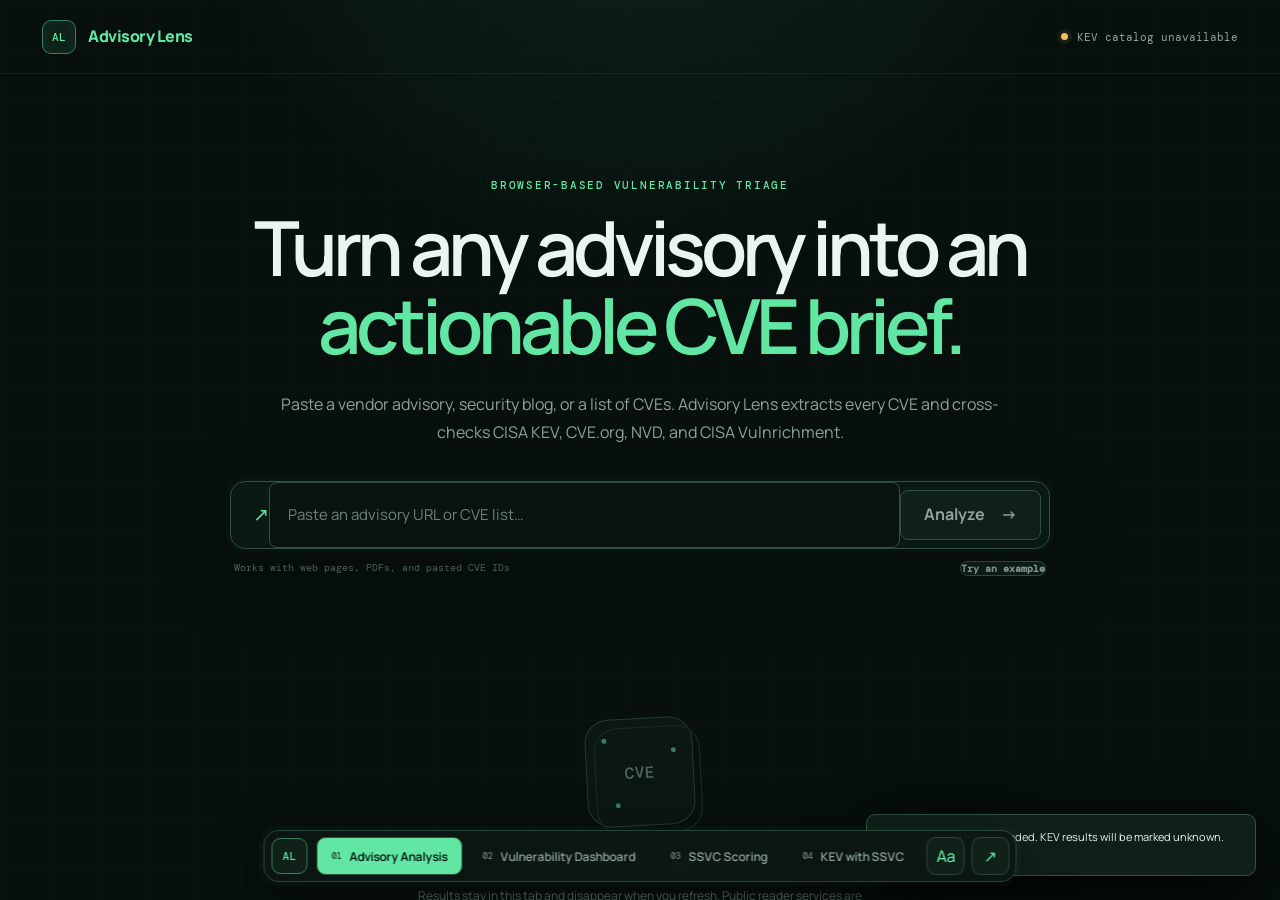
<file: index.html>
<!doctype html>
<html lang="en">
  <head>
    <meta charset="UTF-8" />
    <meta name="viewport" content="width=device-width, initial-scale=1.0" />
    <meta
      name="description"
      content="A unified browser-based workspace for advisory analysis, vulnerability research, and CISA SSVC scoring."
    />
    <meta name="theme-color" content="#07100d" />
    <title>Advisory Lens Platform</title>
    <link rel="icon" href="data:," />
    <link rel="preconnect" href="https://fonts.googleapis.com" />
    <link rel="preconnect" href="https://fonts.gstatic.com" crossorigin />
    <link
      href="https://fonts.googleapis.com/css2?family=DM+Mono:wght@400;500&family=Manrope:wght@500;600;700;800&display=swap"
      rel="stylesheet"
    />
    <script src="platform-preferences.js"></script>
    <style>
      :root {
        color-scheme: dark;
        --ink: #eaf5ef;
        --muted: #8fa39a;
        --bg: #07100d;
        --panel: rgba(12, 23, 19, 0.96);
        --line: #294337;
        --accent: #61e6a4;
        --sans: "Manrope", system-ui, sans-serif;
        --mono: "DM Mono", ui-monospace, monospace;
      }

      * { box-sizing: border-box; }
      html, body { width: 100%; height: 100%; margin: 0; overflow: hidden; background: var(--bg); }

      .platform-view {
        position: fixed;
        inset: 0;
        width: 100%;
        height: 100%;
        border: 0;
        background: var(--bg);
      }

      .platform-view[hidden] { display: none; }

      .tool-dock {
        position: fixed;
        left: 50%;
        bottom: 18px;
        z-index: 100;
        display: flex;
        align-items: center;
        gap: 5px;
        max-width: calc(100% - 24px);
        padding: 6px;
        border: 1px solid var(--line);
        border-radius: 15px;
        background: var(--panel);
        box-shadow: 0 18px 60px rgba(0, 0, 0, 0.45), 0 0 0 4px rgba(97, 230, 164, 0.035);
        backdrop-filter: blur(14px);
        transform: translateX(-50%);
      }

      .tool-dock::before {
        content: "AL";
        display: grid;
        flex: 0 0 34px;
        width: 34px;
        height: 34px;
        margin: 0 4px 0 1px;
        place-items: center;
        border: 1px solid #387d5c;
        border-radius: 9px;
        color: var(--accent);
        background: #0f2119;
        font: 500 11px var(--mono);
      }

      .tool-tab {
        display: flex;
        align-items: center;
        gap: 8px;
        min-height: 38px;
        padding: 0 14px;
        border: 1px solid transparent;
        border-radius: 9px;
        color: var(--muted);
        background: transparent;
        font: 600 12px var(--sans);
        white-space: nowrap;
        cursor: pointer;
        transition: color 0.15s, background 0.15s, border-color 0.15s, transform 0.15s;
      }

      .tool-tab:hover { color: var(--ink); background: rgba(97, 230, 164, 0.06); }
      .tool-tab:active { transform: translateY(1px); }
      .tool-tab:focus-visible { outline: 2px solid var(--accent); outline-offset: 2px; }
      .tool-tab[aria-selected="true"] {
        border-color: #315043;
        color: #04100a;
        background: var(--accent);
      }

      .tool-tab .tab-number {
        color: inherit;
        font: 500 9px var(--mono);
        opacity: 0.72;
      }

      .tool-tab .tab-label { color: inherit; }

      .open-tool,
      .preferences-toggle {
        display: grid;
        width: 38px;
        height: 38px;
        margin-left: 2px;
        place-items: center;
        border: 1px solid var(--line);
        border-radius: 9px;
        color: var(--accent);
        background: #0f2119;
        font: 500 16px var(--sans);
        text-decoration: none;
        cursor: pointer;
      }

      .open-tool:hover, .preferences-toggle:hover { border-color: #4d896c; }
      .open-tool:focus-visible, .preferences-toggle:focus-visible { outline: 2px solid var(--accent); outline-offset: 2px; }

      .preferences-panel {
        position: fixed;
        left: 50%;
        bottom: 78px;
        z-index: 110;
        width: min(420px, calc(100% - 24px));
        padding: 18px;
        border: 1px solid var(--line);
        border-radius: 14px;
        color: var(--ink);
        background: var(--panel);
        box-shadow: 0 24px 80px rgba(0, 0, 0, 0.48);
        backdrop-filter: blur(16px);
        transform: translateX(-50%);
      }

      .preferences-panel[hidden] { display: none; }
      .preferences-panel h2 { margin: 0 0 4px; font: 700 16px var(--sans); letter-spacing: -0.03em; }
      .preferences-panel > p { margin: 0 0 16px; color: var(--muted); font: 400 10px/1.5 var(--mono); }
      .preference-group { display: grid; grid-template-columns: 100px 1fr; gap: 12px; align-items: center; margin: 10px 0 0; padding: 0; border: 0; }
      .preference-group legend { display: contents; color: var(--muted); font: 500 10px var(--mono); text-transform: uppercase; letter-spacing: 0.07em; }
      .preference-options { display: grid; grid-template-columns: 1fr 1fr; gap: 6px; }
      .preference-options.font-options { grid-template-columns: repeat(3, 1fr); }
      .preference-options button {
        min-height: 36px;
        border: 1px solid var(--line);
        border-radius: 8px;
        color: var(--muted);
        background: transparent;
        font: 600 11px var(--sans);
        cursor: pointer;
      }
      .preference-options button[aria-pressed="true"] { border-color: #3d7b5d; color: #04100a; background: var(--accent); }
      .preference-options button:focus-visible { outline: 2px solid var(--accent); outline-offset: 2px; }

      html[data-platform-theme="light"] {
        color-scheme: light;
        --ink: #10251b;
        --muted: #526b5e;
        --bg: #edf7f1;
        --panel: rgba(248, 252, 250, 0.97);
        --line: #b8d2c4;
        --accent: #147a50;
      }
      html[data-platform-theme="light"] .tool-dock::before,
      html[data-platform-theme="light"] .open-tool,
      html[data-platform-theme="light"] .preferences-toggle { background: #e2f1e8; }
      html[data-platform-theme="light"] .tool-tab[aria-selected="true"],
      html[data-platform-theme="light"] .preference-options button[aria-pressed="true"] { color: #ffffff; }

      @media (max-width: 670px) {
        .tool-dock { bottom: 8px; width: calc(100% - 16px); justify-content: center; }
        .tool-dock::before, .open-tool { display: none; }
        .tool-tab { flex: 1; justify-content: center; min-width: 0; padding: 0 7px; font-size: 10px; }
        .tool-tab .tab-number { display: none; }
        .tool-tab .tab-label { overflow: hidden; font-size: 0; text-overflow: ellipsis; }
        .tool-tab .tab-label::after { content: attr(data-short); font-size: 10px; }
      }
    </style>
  </head>
  <body>
    <iframe
      id="advisoryView"
      class="platform-view"
      title="Advisory Analysis"
      src="advisory-analysis.html"
    ></iframe>
    <iframe
      id="vulnerabilityView"
      class="platform-view"
      title="Vulnerability Dashboard"
      data-src="vulnerability-dashboard.html"
      hidden
    ></iframe>
    <iframe
      id="ssvcView"
      class="platform-view"
      title="SSVC Scoring"
      data-src="ssvc-dashboard.html"
      hidden
    ></iframe>
    <iframe
      id="kevSsvcView"
      class="platform-view"
      title="KEV with SSVC"
      data-src="kev-ssvc.html"
      hidden
    ></iframe>

    <section class="preferences-panel" id="preferencesPanel" aria-labelledby="preferencesTitle" hidden>
      <h2 id="preferencesTitle">Display preferences</h2>
      <p>Saved in this browser and applied to every platform page.</p>
      <fieldset class="preference-group">
        <legend>Theme</legend>
        <div class="preference-options">
          <button type="button" data-pref-theme="dark">Dark</button>
          <button type="button" data-pref-theme="light">Light</button>
        </div>
      </fieldset>
      <fieldset class="preference-group">
        <legend>Font size</legend>
        <div class="preference-options font-options">
          <button type="button" data-pref-font="normal">Normal</button>
          <button type="button" data-pref-font="large">Larger</button>
          <button type="button" data-pref-font="extra-large">Extra large</button>
        </div>
      </fieldset>
    </section>

    <nav class="tool-dock" role="tablist" aria-label="Vulnerability platform tools">
      <button class="tool-tab" id="advisoryTab" type="button" role="tab" aria-selected="true" aria-controls="advisoryView" data-tool="advisory">
        <span class="tab-number">01</span><span class="tab-label" data-short="Advisory">Advisory Analysis</span>
      </button>
      <button class="tool-tab" id="vulnerabilityTab" type="button" role="tab" aria-selected="false" aria-controls="vulnerabilityView" data-tool="vulnerability" tabindex="-1">
        <span class="tab-number">02</span><span class="tab-label" data-short="Dashboard">Vulnerability Dashboard</span>
      </button>
      <button class="tool-tab" id="ssvcTab" type="button" role="tab" aria-selected="false" aria-controls="ssvcView" data-tool="ssvc" tabindex="-1">
        <span class="tab-number">03</span><span class="tab-label" data-short="SSVC">SSVC Scoring</span>
      </button>
      <button class="tool-tab" id="kevSsvcTab" type="button" role="tab" aria-selected="false" aria-controls="kevSsvcView" data-tool="kev-ssvc" tabindex="-1">
        <span class="tab-number">04</span><span class="tab-label" data-short="KEV + SSVC">KEV with SSVC</span>
      </button>
      <button class="preferences-toggle" id="preferencesToggle" type="button" aria-label="Display preferences" aria-expanded="false" aria-controls="preferencesPanel" title="Display preferences">Aa</button>
      <a class="open-tool" id="openTool" href="advisory-analysis.html" target="_blank" rel="noopener" aria-label="Open current tool in a new tab" title="Open current tool in a new tab">↗</a>
    </nav>

    <script>
      const tools = {
        advisory: {
          tab: document.getElementById("advisoryTab"),
          view: document.getElementById("advisoryView"),
          source: "advisory-analysis.html",
          title: "Advisory Analysis"
        },
        vulnerability: {
          tab: document.getElementById("vulnerabilityTab"),
          view: document.getElementById("vulnerabilityView"),
          source: "vulnerability-dashboard.html",
          title: "Vulnerability Dashboard"
        },
        ssvc: {
          tab: document.getElementById("ssvcTab"),
          view: document.getElementById("ssvcView"),
          source: "ssvc-dashboard.html",
          title: "SSVC Scoring"
        },
        "kev-ssvc": {
          tab: document.getElementById("kevSsvcTab"),
          view: document.getElementById("kevSsvcView"),
          source: "kev-ssvc.html",
          title: "KEV with SSVC"
        }
      };

      const toolNames = Object.keys(tools);
      const openTool = document.getElementById("openTool");
      const preferencesToggle = document.getElementById("preferencesToggle");
      const preferencesPanel = document.getElementById("preferencesPanel");

      function getPreferences() {
        return window.advisoryLensPreferences?.read() || { theme: "dark", fontSize: "normal" };
      }

      function broadcastPreferences(preferences = getPreferences()) {
        Object.values(tools).forEach(tool => {
          if (tool.view.contentWindow) {
            tool.view.contentWindow.postMessage({ type: "advisory-lens-preferences", ...preferences }, window.location.origin);
          }
        });
      }

      function syncPreferenceButtons() {
        const preferences = getPreferences();
        document.querySelectorAll("[data-pref-theme]").forEach(button => {
          button.setAttribute("aria-pressed", String(button.dataset.prefTheme === preferences.theme));
        });
        document.querySelectorAll("[data-pref-font]").forEach(button => {
          button.setAttribute("aria-pressed", String(button.dataset.prefFont === preferences.fontSize));
        });
      }

      function savePreference(kind, value) {
        const preferences = getPreferences();
        if (kind === "theme") preferences.theme = value;
        if (kind === "fontSize") preferences.fontSize = value;
        localStorage.setItem(window.advisoryLensPreferences.keys.theme, preferences.theme);
        localStorage.setItem(window.advisoryLensPreferences.keys.fontSize, preferences.fontSize);
        window.advisoryLensPreferences.apply(preferences);
        syncPreferenceButtons();
        broadcastPreferences(preferences);
      }

      function selectTool(name, updateHash = true) {
        const selected = tools[name] || tools.advisory;

        Object.entries(tools).forEach(([toolName, tool]) => {
          const active = toolName === name || (!tools[name] && toolName === "advisory");
          tool.tab.setAttribute("aria-selected", String(active));
          tool.tab.tabIndex = active ? 0 : -1;
          tool.view.hidden = !active;

          if (active && !tool.view.src) {
            tool.view.src = tool.view.dataset.src;
          }
        });

        openTool.href = selected.source;
        document.title = `${selected.title} — Advisory Lens Platform`;

        if (updateHash && window.location.hash !== `#${name}`) {
          history.replaceState(null, "", `#${name}`);
        }
      }

      toolNames.forEach((name, index) => {
        tools[name].view.addEventListener("load", () => broadcastPreferences());
        tools[name].tab.addEventListener("click", () => selectTool(name));
        tools[name].tab.addEventListener("keydown", event => {
          if (!['ArrowLeft', 'ArrowRight', 'Home', 'End'].includes(event.key)) return;
          event.preventDefault();
          let nextIndex = index;
          if (event.key === 'ArrowLeft') nextIndex = (index - 1 + toolNames.length) % toolNames.length;
          if (event.key === 'ArrowRight') nextIndex = (index + 1) % toolNames.length;
          if (event.key === 'Home') nextIndex = 0;
          if (event.key === 'End') nextIndex = toolNames.length - 1;
          const nextName = toolNames[nextIndex];
          selectTool(nextName);
          tools[nextName].tab.focus();
        });
      });

      document.querySelectorAll("[data-pref-theme]").forEach(button => {
        button.addEventListener("click", () => savePreference("theme", button.dataset.prefTheme));
      });
      document.querySelectorAll("[data-pref-font]").forEach(button => {
        button.addEventListener("click", () => savePreference("fontSize", button.dataset.prefFont));
      });
      preferencesToggle.addEventListener("click", () => {
        const opening = preferencesPanel.hidden;
        preferencesPanel.hidden = !opening;
        preferencesToggle.setAttribute("aria-expanded", String(opening));
      });
      document.addEventListener("click", event => {
        if (preferencesPanel.hidden || preferencesPanel.contains(event.target) || preferencesToggle.contains(event.target)) return;
        preferencesPanel.hidden = true;
        preferencesToggle.setAttribute("aria-expanded", "false");
      });
      document.addEventListener("keydown", event => {
        if (event.key !== "Escape" || preferencesPanel.hidden) return;
        preferencesPanel.hidden = true;
        preferencesToggle.setAttribute("aria-expanded", "false");
        preferencesToggle.focus();
      });

      window.addEventListener("hashchange", () => selectTool(window.location.hash.slice(1), false));
      syncPreferenceButtons();
      selectTool(window.location.hash.slice(1) || "advisory", false);
    </script>
  </body>
</html>
</file>
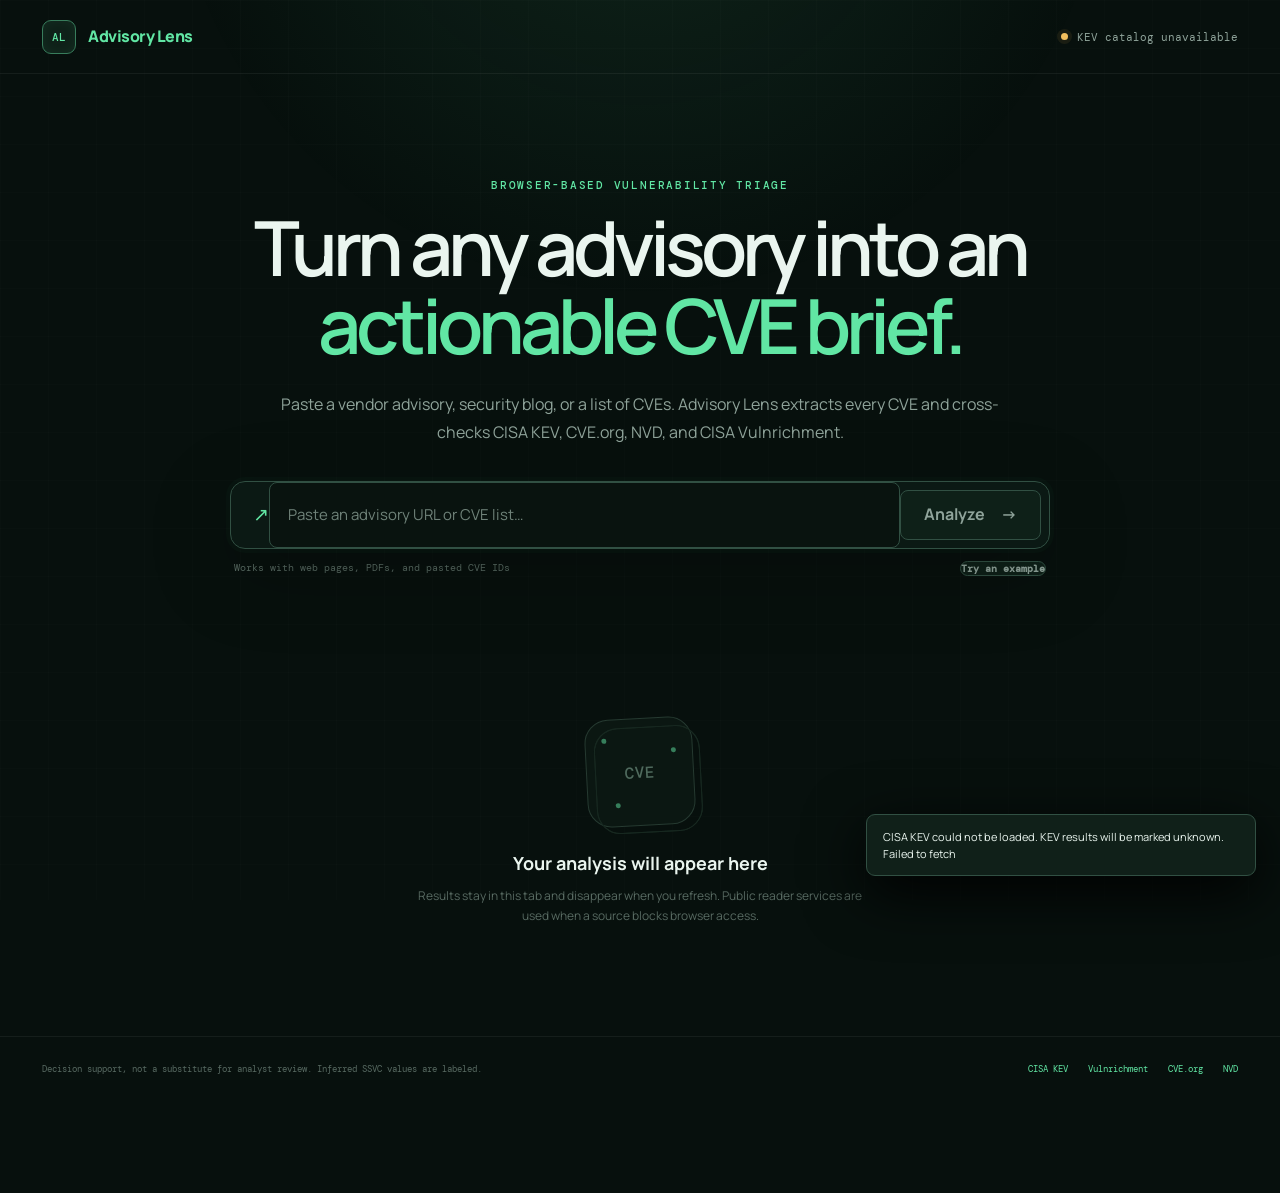
<file: advisory-analysis.html>
<!doctype html>
<html lang="en">
  <head>
    <meta charset="UTF-8" />
    <meta name="viewport" content="width=device-width, initial-scale=1.0" />
    <meta name="description" content="Extract CVEs from any public advisory and enrich them with CISA SSVC, KEV, CVE.org, NVD, and CISA Vulnrichment data." />
    <meta name="theme-color" content="#08110e" />
    <title>Advisory Lens — CVE &amp; SSVC analysis</title>
    <link rel="icon" href="data:," />
    <link rel="preconnect" href="https://fonts.googleapis.com" />
    <link rel="preconnect" href="https://fonts.gstatic.com" crossorigin />
    <link href="https://fonts.googleapis.com/css2?family=DM+Mono:wght@400;500&family=Manrope:wght@400;500;600;700;800&display=swap" rel="stylesheet" />
    <link rel="stylesheet" href="styles.css" />
    <script src="platform-preferences.js"></script>
    <link rel="stylesheet" href="platform-theme.css" />
  </head>
  <body class="advisory-ui advisory-analysis">
    <div class="noise" aria-hidden="true"></div>
    <header class="site-header">
      <a class="brand" href="#" aria-label="Advisory Lens home">
        <span class="brand-mark">AL</span>
        <span>Advisory Lens</span>
      </a>
      <div class="catalog-state" id="catalogState" aria-live="polite">
        <span class="state-dot loading"></span>
        <span>Loading CISA KEV…</span>
      </div>
    </header>

    <main>
      <section class="hero" aria-labelledby="pageTitle">
        <p class="eyebrow">Browser-based vulnerability triage</p>
        <h1 id="pageTitle">Turn any advisory into an <span>actionable CVE brief.</span></h1>
        <p class="hero-copy">Paste a vendor advisory, security blog, or a list of CVEs. Advisory Lens extracts every CVE and cross-checks CISA KEV, CVE.org, NVD, and CISA Vulnrichment.</p>

        <form class="scan-form" id="scanForm">
          <label class="sr-only" for="sourceInput">Advisory URL or CVE list</label>
          <span class="input-icon" aria-hidden="true">↗</span>
          <input id="sourceInput" name="source" type="text" autocomplete="url" spellcheck="false" placeholder="Paste an advisory URL or CVE list…" required />
          <button class="primary-btn" id="scanButton" type="submit">
            <span class="button-label">Analyze</span>
            <span aria-hidden="true">→</span>
          </button>
        </form>
        <div class="form-meta">
          <span>Works with web pages, PDFs, and pasted CVE IDs</span>
          <button class="text-button" id="demoButton" type="button">Try an example</button>
        </div>
        <div class="scan-error hidden" id="scanError" role="alert">
          <div class="scan-error-icon" aria-hidden="true">!</div>
          <div><strong id="scanErrorTitle">The advisory could not be read</strong><p id="scanErrorText"></p></div>
          <button id="dismissError" type="button" aria-label="Dismiss error">×</button>
        </div>
      </section>

      <section class="progress-panel hidden" id="progressPanel" aria-live="polite">
        <div class="progress-heading">
          <div>
            <p class="progress-kicker" id="progressKicker">Reading advisory</p>
            <h2 id="progressText">Looking for CVE identifiers…</h2>
          </div>
          <button class="ghost-btn" id="cancelButton" type="button">Cancel</button>
        </div>
        <div class="progress-track"><span id="progressBar"></span></div>
        <div class="source-steps" id="sourceSteps">
          <span data-step="advisory">Advisory</span>
          <span data-step="cve">CVE.org</span>
          <span data-step="nvd">NVD</span>
          <span data-step="vulnrichment">Vulnrichment</span>
          <span data-step="kev">CISA KEV</span>
        </div>
      </section>

      <section class="workspace hidden" id="workspace" aria-labelledby="resultsTitle">
        <div class="summary-head">
          <div>
            <p class="eyebrow">Analysis complete</p>
            <h2 id="resultsTitle">Triage overview</h2>
            <p class="source-line" id="sourceLine"></p>
          </div>
          <button class="export-btn" id="exportButton" type="button">↓ Export CSV</button>
        </div>

        <div class="stat-grid">
          <article class="stat-card"><span>Total CVEs</span><strong id="totalStat">0</strong><small>Unique identifiers found</small></article>
          <article class="stat-card danger"><span>Known exploited</span><strong id="kevStat">0</strong><small>Listed in CISA KEV</small></article>
          <article class="stat-card warning"><span>Active exploitation</span><strong id="activeStat">0</strong><small>SSVC exploitation = active</small></article>
          <article class="stat-card accent"><span>Total impact</span><strong id="impactStat">0</strong><small>SSVC technical impact = total</small></article>
        </div>

        <div class="table-shell">
          <div class="table-toolbar">
            <div class="search-wrap">
              <span aria-hidden="true">⌕</span>
              <label class="sr-only" for="tableSearch">Search results</label>
              <input id="tableSearch" type="search" placeholder="Search CVE, vendor, product, CWE…" />
            </div>
            <div class="filters">
              <label>KEV
                <select id="kevFilter"><option value="all">All</option><option value="yes">Listed</option><option value="no">Not listed</option></select>
              </label>
              <label>Exploitation
                <select id="exploitFilter"><option value="all">All</option><option value="active">Active</option><option value="poc">PoC</option><option value="none">None</option><option value="unknown">Unknown</option></select>
              </label>
              <label>Impact
                <select id="impactFilter"><option value="all">All</option><option value="total">Total</option><option value="partial">Partial</option><option value="unknown">Unknown</option></select>
              </label>
              <button class="clear-btn" id="clearFilters" type="button">Reset</button>
            </div>
          </div>

          <div class="table-scroll">
            <table>
              <thead>
                <tr>
                  <th><button data-sort="id">CVE <span>↕</span></button></th>
                  <th><button data-sort="vendor">Vendor / product <span>↕</span></button></th>
                  <th><button data-sort="cwe">CWE <span>↕</span></button></th>
                  <th><button data-sort="exploitation">Exploitation <span>↕</span></button></th>
                  <th><button data-sort="automatable">Automatable <span>↕</span></button></th>
                  <th><button data-sort="impact">Tech. impact <span>↕</span></button></th>
                  <th><button data-sort="kev">CISA KEV <span>↕</span></button></th>
                  <th><button data-sort="cvss">CVSS <span>↕</span></button></th>
                  <th><span class="sr-only">Details</span></th>
                </tr>
              </thead>
              <tbody id="resultsBody"></tbody>
            </table>
          </div>
          <div class="table-footer"><span id="resultCount">0 results</span><span>Click any row for evidence and source details</span></div>
        </div>
      </section>

      <section class="empty-state" id="emptyState">
        <div class="empty-graphic" aria-hidden="true"><span>CVE</span><i></i><i></i><i></i></div>
        <h2>Your analysis will appear here</h2>
        <p>Results stay in this tab and disappear when you refresh. Public reader services are used when a source blocks browser access.</p>
      </section>
    </main>

    <footer>
      <p>Decision support, not a substitute for analyst review. Inferred SSVC values are labeled.</p>
      <div><a href="https://www.cisa.gov/known-exploited-vulnerabilities-catalog" target="_blank" rel="noreferrer">CISA KEV</a><a href="https://github.com/cisagov/vulnrichment" target="_blank" rel="noreferrer">Vulnrichment</a><a href="https://www.cve.org/" target="_blank" rel="noreferrer">CVE.org</a><a href="https://nvd.nist.gov/" target="_blank" rel="noreferrer">NVD</a></div>
    </footer>

    <dialog id="detailDialog">
      <button class="dialog-close" id="dialogClose" aria-label="Close details">×</button>
      <div id="dialogContent"></div>
    </dialog>

    <div class="toast" id="toast" role="status" aria-live="polite"></div>
    <script src="app.js" defer></script>
  </body>
</html>
</file>
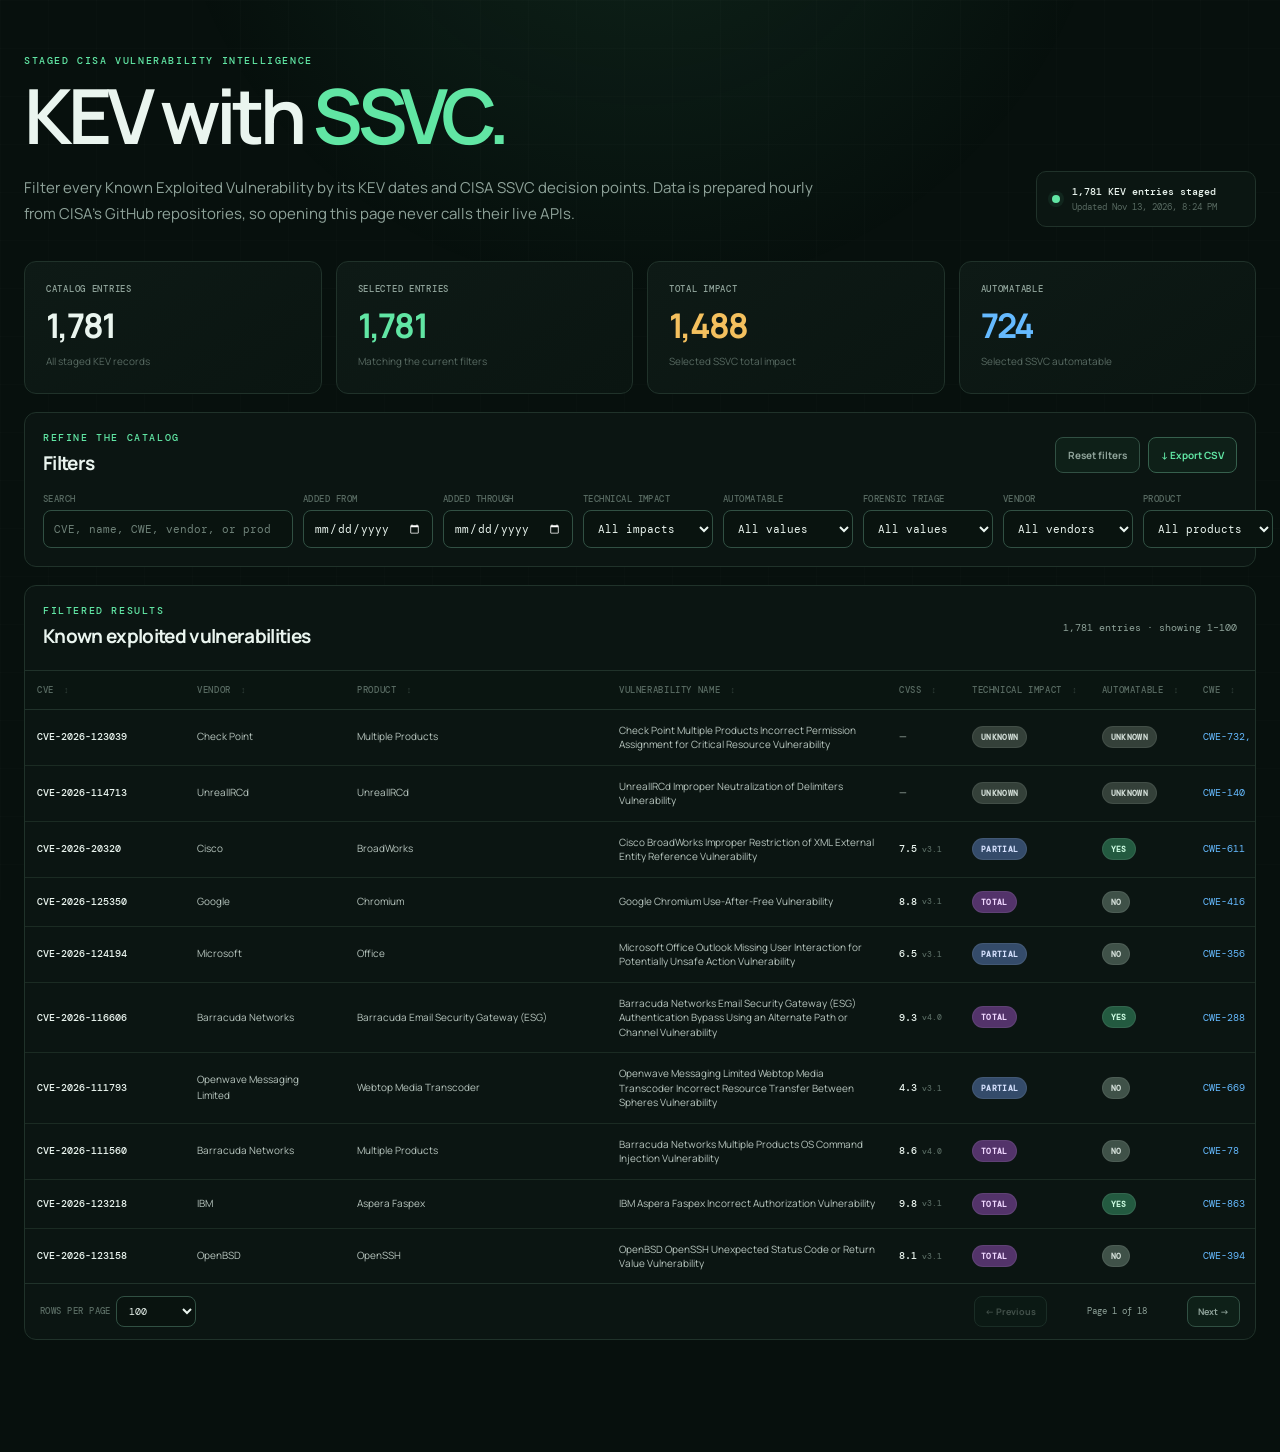
<file: kev-ssvc.html>
<!doctype html>
<html lang="en">
  <head>
    <meta charset="UTF-8" />
    <meta name="viewport" content="width=device-width, initial-scale=1.0" />
    <meta name="description" content="Explore CISA KEV entries with staged CISA Vulnrichment SSVC, CVSS, and CWE data." />
    <meta name="theme-color" content="#07100d" />
    <title>KEV with SSVC</title>
    <link rel="icon" href="data:," />
    <link rel="preconnect" href="https://fonts.googleapis.com" />
    <link rel="preconnect" href="https://fonts.gstatic.com" crossorigin />
    <link href="https://fonts.googleapis.com/css2?family=DM+Mono:wght@400;500&amp;family=Manrope:wght@400;500;600;700;800&amp;display=swap" rel="stylesheet" />
    <script src="platform-preferences.js"></script>
    <link rel="stylesheet" href="platform-theme.css" />
    <link rel="stylesheet" href="kev-ssvc.css" />
  </head>
  <body class="advisory-ui kev-ssvc-dashboard">
    <header class="kev-header">
      <div>
        <p class="kev-eyebrow">Staged CISA vulnerability intelligence</p>
        <h1>KEV with <span>SSVC.</span></h1>
        <p class="kev-intro">Filter every Known Exploited Vulnerability by its KEV dates and CISA SSVC decision points. Data is prepared hourly from CISA’s GitHub repositories, so opening this page never calls their live APIs.</p>
      </div>
      <div class="dataset-state" id="datasetState" aria-live="polite">
        <span class="dataset-dot loading"></span>
        <div><strong>Loading staged data</strong><small>Please wait…</small></div>
      </div>
    </header>

    <main>
      <section class="kev-stats" aria-label="Catalog summary">
        <article><span>Catalog entries</span><strong id="catalogStat">—</strong><small>All staged KEV records</small></article>
        <article class="accent"><span>Selected entries</span><strong id="filteredStat">—</strong><small>Matching the current filters</small></article>
        <article class="warning"><span>Total impact</span><strong id="impactStat">—</strong><small>Selected SSVC total impact</small></article>
        <article class="blue"><span>Automatable</span><strong id="automatableStat">—</strong><small>Selected SSVC automatable</small></article>
      </section>

      <section class="filter-panel" aria-labelledby="filterTitle">
        <div class="filter-heading">
          <div><p class="kev-eyebrow">Refine the catalog</p><h2 id="filterTitle">Filters</h2></div>
          <div class="filter-actions">
            <button id="resetFilters" type="button">Reset filters</button>
            <button class="export-button" id="exportCsv" type="button">↓ Export CSV</button>
          </div>
        </div>

        <div class="filter-grid">
          <label class="search-filter">Search
            <input id="searchFilter" type="search" placeholder="CVE, name, CWE, vendor, or product…" />
          </label>
          <label>Added from
            <input id="dateFrom" type="date" />
          </label>
          <label>Added through
            <input id="dateTo" type="date" />
          </label>
          <label>Technical impact
            <select id="impactFilter"><option value="">All impacts</option><option value="total">Total</option><option value="partial">Partial</option><option value="unknown">Unknown</option></select>
          </label>
          <label>Automatable
            <select id="automatableFilter"><option value="">All values</option><option value="yes">Yes</option><option value="no">No</option><option value="unknown">Unknown</option></select>
          </label>
          <label>Forensic triage
            <select id="forensicTriageFilter"><option value="">All values</option><option value="yes">Yes</option><option value="no">No</option><option value="unknown">Unknown</option></select>
          </label>
          <label>Vendor
            <select id="vendorFilter"><option value="">All vendors</option></select>
          </label>
          <label>Product
            <select id="productFilter"><option value="">All products</option></select>
          </label>
        </div>
      </section>

      <section class="kev-table-shell" aria-labelledby="tableTitle">
        <div class="table-summary">
          <div><p class="kev-eyebrow">Filtered results</p><h2 id="tableTitle">Known exploited vulnerabilities</h2></div>
          <p id="resultSummary" aria-live="polite">Loading…</p>
        </div>
        <div class="kev-table-scroll">
          <table>
            <thead>
              <tr id="kevHeaderRow">
                <th><button type="button" data-sort="cve">CVE <span>↕</span></button></th>
                <th><button type="button" data-sort="vendor">Vendor <span>↕</span></button></th>
                <th><button type="button" data-sort="product">Product <span>↕</span></button></th>
                <th><button type="button" data-sort="vulnerabilityName">Vulnerability name <span>↕</span></button></th>
                <th><button type="button" data-sort="cvss">CVSS <span>↕</span></button></th>
                <th><button type="button" data-sort="technicalImpact">Technical impact <span>↕</span></button></th>
                <th><button type="button" data-sort="automatable">Automatable <span>↕</span></button></th>
                <th><button type="button" data-sort="cwes">CWE <span>↕</span></button></th>
                <th><button type="button" data-sort="dateAdded">KEV added <span>↕</span></button></th>
                <th><button type="button" data-sort="dueDate">KEV due <span>↕</span></button></th>
                <th><button type="button" data-sort="forensicTriage">Forensic triage <span>↕</span></button></th>
              </tr>
            </thead>
            <tbody id="kevRows"><tr><td colspan="11" class="loading-cell">Loading staged catalog…</td></tr></tbody>
          </table>
        </div>
        <div class="table-footer">
          <label>Rows per page
            <select id="pageSize"><option>50</option><option selected>100</option><option>250</option><option value="all">All</option></select>
          </label>
          <div class="pagination">
            <button id="previousPage" type="button">← Previous</button>
            <span id="pageStatus">Page 1</span>
            <button id="nextPage" type="button">Next →</button>
          </div>
        </div>
      </section>
    </main>

    <dialog id="kevDetail">
      <button class="dialog-close" id="detailClose" type="button" aria-label="Close details">×</button>
      <div id="detailContent"></div>
    </dialog>

    <div class="kev-error hidden" id="loadError" role="alert"></div>
    <script src="kev-ssvc.js?v=20261030-2" defer></script>
  </body>
</html>
</file>
<file: styles.css>
:root {
  --ink: #eaf5ef;
  --muted: #8fa39a;
  --faint: #586a62;
  --bg: #07100d;
  --panel: #0c1713;
  --panel-2: #101d18;
  --line: #20322a;
  --accent: #61e6a4;
  --accent-dark: #183d2d;
  --danger: #ff705f;
  --warning: #f4c05e;
  --blue: #65baff;
  --radius: 14px;
  --sans: "Manrope", system-ui, sans-serif;
  --mono: "DM Mono", ui-monospace, monospace;
}

* { box-sizing: border-box; }
html { color-scheme: dark; scroll-behavior: smooth; }
body { margin: 0; min-width: 320px; background: var(--bg); color: var(--ink); font-family: var(--sans); }
body::before { content: ""; position: fixed; inset: 0; pointer-events: none; background: radial-gradient(circle at 50% -20%, rgba(58, 151, 106, .16), transparent 38%), linear-gradient(rgba(255,255,255,.012) 1px, transparent 1px), linear-gradient(90deg, rgba(255,255,255,.012) 1px, transparent 1px); background-size: auto, 48px 48px, 48px 48px; }
.noise { position: fixed; inset: 0; opacity: .08; pointer-events: none; z-index: 9; background-image: radial-gradient(circle at 15% 20%, rgba(255,255,255,.13) 0 1px, transparent 1.5px), radial-gradient(circle at 78% 65%, rgba(255,255,255,.09) 0 1px, transparent 1.5px); background-size: 31px 29px, 47px 43px; }
a { color: inherit; }
button, input, select { font: inherit; }
button { cursor: pointer; }
.hidden { display: none !important; }
.sr-only { position: absolute; width: 1px; height: 1px; padding: 0; margin: -1px; overflow: hidden; clip: rect(0,0,0,0); white-space: nowrap; border: 0; }

.site-header { position: relative; z-index: 2; height: 74px; display: flex; align-items: center; justify-content: space-between; max-width: 1440px; margin: auto; padding: 0 42px; border-bottom: 1px solid rgba(255,255,255,.06); }
.brand { display: inline-flex; gap: 12px; align-items: center; text-decoration: none; font-weight: 800; letter-spacing: -.03em; }
.brand-mark { width: 34px; height: 34px; display: grid; place-items: center; border: 1px solid #387d5c; border-radius: 9px; color: var(--accent); font: 500 11px var(--mono); background: #0f2119; box-shadow: inset 0 0 12px rgba(97,230,164,.06); }
.catalog-state { display: flex; align-items: center; gap: 9px; color: var(--muted); font: 400 11px var(--mono); }
.state-dot { width: 7px; height: 7px; border-radius: 50%; background: var(--accent); box-shadow: 0 0 0 4px rgba(97,230,164,.08); }
.state-dot.loading { animation: pulse 1.3s infinite; }
.state-dot.error { background: var(--warning); box-shadow: 0 0 0 4px rgba(244,192,94,.08); }
@keyframes pulse { 50% { opacity: .35; } }

main { position: relative; z-index: 1; width: min(1380px, calc(100% - 48px)); margin: auto; }
.hero { max-width: 980px; margin: 0 auto; padding: 104px 0 74px; text-align: center; }
.eyebrow, .progress-kicker { margin: 0 0 16px; color: var(--accent); font: 500 11px var(--mono); letter-spacing: .16em; text-transform: uppercase; }
h1 { margin: 0; font-size: clamp(43px, 6vw, 76px); line-height: 1.03; letter-spacing: -.065em; font-weight: 600; }
h1 span { color: var(--accent); }
.hero-copy { max-width: 740px; margin: 25px auto 35px; color: var(--muted); font-size: 16px; line-height: 1.75; }
.scan-form { position: relative; display: flex; align-items: center; width: min(820px, 100%); height: 68px; margin: auto; border: 1px solid #315043; border-radius: 15px; background: rgba(13,27,21,.92); box-shadow: 0 22px 80px rgba(0,0,0,.25), 0 0 0 4px rgba(97,230,164,.025); transition: border-color .2s, box-shadow .2s; }
.scan-form:focus-within { border-color: #59b986; box-shadow: 0 22px 80px rgba(0,0,0,.28), 0 0 0 4px rgba(97,230,164,.07); }
.input-icon { margin-left: 22px; color: var(--accent); font-size: 19px; }
.scan-form input { min-width: 0; flex: 1; height: 100%; padding: 0 18px; border: 0; outline: 0; color: var(--ink); background: transparent; font-size: 15px; }
.scan-form input::placeholder { color: #6f8279; }
.primary-btn { display: flex; align-items: center; justify-content: center; gap: 16px; height: 50px; margin-right: 8px; padding: 0 23px; border: 0; border-radius: 10px; color: #04100a; background: var(--accent); font-weight: 800; transition: transform .15s, filter .15s; }
.primary-btn:hover { filter: brightness(1.08); transform: translateY(-1px); }
.primary-btn:disabled { opacity: .45; cursor: wait; transform: none; }
.form-meta { width: min(820px, 100%); display: flex; justify-content: space-between; margin: 12px auto 0; padding: 0 4px; color: var(--faint); font: 400 10px var(--mono); }
.text-button { padding: 0; border: 0; color: var(--accent); background: transparent; font: inherit; }
.scan-error { width: min(820px, 100%); display: grid; grid-template-columns: auto 1fr auto; gap: 13px; align-items: start; margin: 20px auto 0; padding: 15px 16px; border: 1px solid rgba(255,112,95,.32); border-radius: 10px; text-align: left; background: rgba(255,112,95,.065); }
.scan-error-icon { width: 23px; height: 23px; display: grid; place-items: center; border-radius: 50%; color: #190704; background: var(--danger); font: 800 12px var(--mono); }
.scan-error strong { display: block; color: #ffd6d0; font-size: 12px; }
.scan-error p { margin: 4px 0 0; color: #ad8b86; font-size: 11px; line-height: 1.55; }
.scan-error button { padding: 0 3px; border: 0; color: #ad8b86; background: transparent; font-size: 20px; line-height: 1; }

.progress-panel { max-width: 920px; margin: 0 auto 80px; padding: 29px; border: 1px solid var(--line); border-radius: var(--radius); background: var(--panel); }
.progress-heading { display: flex; align-items: flex-start; justify-content: space-between; gap: 24px; }
.progress-heading h2 { margin: 0; font-size: 19px; letter-spacing: -.03em; }
.progress-kicker { margin-bottom: 7px; }
.ghost-btn, .clear-btn { border: 1px solid var(--line); border-radius: 8px; color: var(--muted); background: transparent; padding: 8px 12px; font: 500 11px var(--mono); }
.progress-track { height: 4px; margin: 26px 0 19px; overflow: hidden; border-radius: 10px; background: #1b2b24; }
.progress-track span { display: block; width: 2%; height: 100%; border-radius: inherit; background: var(--accent); transition: width .3s; }
.source-steps { display: flex; justify-content: space-between; gap: 12px; color: #51655b; font: 400 10px var(--mono); }
.source-steps span { position: relative; padding-left: 13px; }
.source-steps span::before { content: ""; position: absolute; left: 0; top: 4px; width: 5px; height: 5px; border-radius: 50%; background: currentColor; }
.source-steps span.active { color: var(--accent); }
.source-steps span.done { color: #adbbb4; }

.workspace { padding-bottom: 80px; }
.summary-head { display: flex; justify-content: space-between; align-items: flex-end; margin: 0 0 28px; }
.summary-head .eyebrow { margin-bottom: 9px; }
.summary-head h2 { margin: 0; font-size: 33px; letter-spacing: -.045em; }
.source-line { max-width: 760px; margin: 8px 0 0; overflow: hidden; color: var(--faint); font: 400 10px var(--mono); text-overflow: ellipsis; white-space: nowrap; }
.export-btn { padding: 12px 16px; border: 1px solid #36604d; border-radius: 9px; color: var(--accent); background: #0e2018; font: 500 11px var(--mono); }
.stat-grid { display: grid; grid-template-columns: repeat(4, 1fr); gap: 14px; margin-bottom: 18px; }
.stat-card { position: relative; min-height: 144px; padding: 22px; overflow: hidden; border: 1px solid var(--line); border-radius: 12px; background: linear-gradient(145deg, #0e1a16, #0a1511); }
.stat-card::after { content: ""; position: absolute; right: -18px; top: -35px; width: 110px; height: 110px; border-radius: 50%; background: rgba(255,255,255,.018); }
.stat-card span { display: block; color: var(--muted); font: 500 10px var(--mono); text-transform: uppercase; letter-spacing: .08em; }
.stat-card strong { display: block; margin: 12px 0 5px; font-size: 36px; line-height: 1; letter-spacing: -.05em; }
.stat-card small { color: var(--faint); font-size: 11px; }
.stat-card.danger strong { color: var(--danger); }
.stat-card.warning strong { color: var(--warning); }
.stat-card.accent strong { color: var(--accent); }

.table-shell { overflow: hidden; border: 1px solid var(--line); border-radius: 12px; background: var(--panel); }
.table-toolbar { display: flex; align-items: center; justify-content: space-between; gap: 16px; padding: 15px; border-bottom: 1px solid var(--line); }
.search-wrap { width: min(350px, 100%); display: flex; gap: 10px; align-items: center; padding: 0 12px; border: 1px solid var(--line); border-radius: 8px; color: var(--faint); background: #09130f; }
.search-wrap input { width: 100%; height: 38px; border: 0; outline: 0; color: var(--ink); background: transparent; font-size: 12px; }
.filters { display: flex; align-items: end; gap: 9px; }
.filters label { display: grid; gap: 4px; color: var(--faint); font: 400 9px var(--mono); text-transform: uppercase; letter-spacing: .07em; text-align: left; }
select { height: 31px; min-width: 93px; padding: 0 25px 0 8px; border: 1px solid var(--line); border-radius: 7px; outline: 0; color: var(--muted); background: #0b1712; font: 400 10px var(--mono); }
.clear-btn { height: 31px; padding: 0 10px; }
.table-scroll { overflow: auto; }
table { width: 100%; min-width: 1120px; border-collapse: collapse; text-align: left; }
thead { background: #0a1511; }
th { padding: 0; border-bottom: 1px solid var(--line); color: var(--faint); font: 500 9px var(--mono); text-transform: uppercase; letter-spacing: .08em; white-space: nowrap; }
th button { width: 100%; padding: 13px 15px; border: 0; color: inherit; background: transparent; font: inherit; text-align: left; text-transform: inherit; letter-spacing: inherit; }
th button span { margin-left: 4px; opacity: .45; }
th button.active { color: var(--accent); }
td { max-width: 230px; padding: 15px; border-bottom: 1px solid rgba(32,50,42,.72); color: #b7c5be; font-size: 11px; vertical-align: middle; }
tbody tr { transition: background .15s; }
tbody tr:hover { background: rgba(97,230,164,.028); }
tbody tr:last-child td { border-bottom: 0; }
.cve-link { color: var(--ink); font: 500 11px var(--mono); text-decoration: none; }
.cve-link:hover { color: var(--accent); }
.vendor-cell strong { display: block; overflow: hidden; color: var(--ink); font-weight: 600; text-overflow: ellipsis; white-space: nowrap; }
.vendor-cell span { display: block; margin-top: 4px; overflow: hidden; color: var(--faint); text-overflow: ellipsis; white-space: nowrap; }
.mono { font-family: var(--mono); }
.badge { display: inline-flex; align-items: center; gap: 5px; padding: 5px 8px; border: 1px solid #2a3d34; border-radius: 999px; color: #9caf9f; background: #101d17; font: 500 9px var(--mono); text-transform: uppercase; }
.badge.active, .badge.yes.kev { border-color: rgba(255,112,95,.28); color: var(--danger); background: rgba(255,112,95,.07); }
.badge.poc, .badge.total { border-color: rgba(244,192,94,.28); color: var(--warning); background: rgba(244,192,94,.07); }
.badge.yes { border-color: rgba(97,230,164,.24); color: var(--accent); background: rgba(97,230,164,.06); }
.badge.partial, .badge.none, .badge.no { color: #96aaa0; }
.badge.unknown { color: #70827a; }
.evidence-dot { width: 4px; height: 4px; border-radius: 50%; background: currentColor; }
.confidence { display: block; margin-top: 5px; color: var(--faint); font: 400 8px var(--mono); }
.row-action { width: 27px; height: 27px; display: grid; place-items: center; border: 1px solid var(--line); border-radius: 7px; color: var(--muted); background: transparent; }
.table-footer { display: flex; justify-content: space-between; padding: 12px 15px; border-top: 1px solid var(--line); color: var(--faint); font: 400 9px var(--mono); }

.empty-state { padding: 68px 0 110px; text-align: center; }
.empty-graphic { position: relative; width: 108px; height: 108px; display: grid; place-items: center; margin: 0 auto 24px; border: 1px solid #263a31; border-radius: 24px; color: #4f6a5d; background: #0b1712; font: 500 16px var(--mono); transform: rotate(-3deg); }
.empty-graphic::before, .empty-graphic::after { content: ""; position: absolute; inset: 8px -8px -8px 8px; z-index: -1; border: 1px solid #172820; border-radius: 24px; }
.empty-graphic i { position: absolute; width: 5px; height: 5px; border-radius: 50%; background: var(--accent); opacity: .5; }
.empty-graphic i:nth-child(2) { left: 16px; top: 18px; }.empty-graphic i:nth-child(3) { right: 16px; top: 30px; }.empty-graphic i:nth-child(4) { left: 27px; bottom: 18px; }
.empty-state h2 { margin: 0 0 9px; font-size: 18px; }
.empty-state p { max-width: 470px; margin: auto; color: var(--faint); font-size: 12px; line-height: 1.65; }
footer { position: relative; z-index: 1; max-width: 1380px; display: flex; justify-content: space-between; gap: 24px; margin: auto; padding: 26px 42px; border-top: 1px solid rgba(255,255,255,.06); color: var(--faint); font: 400 9px var(--mono); }
footer p { margin: 0; } footer div { display: flex; gap: 20px; } footer a { text-decoration: none; } footer a:hover { color: var(--accent); }

dialog { width: min(860px, calc(100% - 30px)); max-height: 86vh; padding: 0; border: 1px solid #2e493d; border-radius: 15px; color: var(--ink); background: #091410; box-shadow: 0 35px 120px #000; }
dialog::backdrop { background: rgba(2,8,5,.78); backdrop-filter: blur(5px); }
.dialog-close { position: sticky; float: right; top: 18px; right: 18px; z-index: 2; width: 32px; height: 32px; border: 1px solid var(--line); border-radius: 8px; color: var(--muted); background: #0d1b15; font-size: 20px; }
.detail { padding: 34px; }
.detail .eyebrow { margin-bottom: 9px; }
.detail h2 { margin: 0 44px 7px 0; font: 500 28px var(--mono); letter-spacing: -.04em; }
.detail-subtitle { margin: 0; color: var(--muted); font-size: 13px; }
.detail-grid { display: grid; grid-template-columns: repeat(4, 1fr); gap: 10px; margin: 25px 0; }
.detail-metric { padding: 15px; border: 1px solid var(--line); border-radius: 9px; background: var(--panel); }
.detail-metric span { display: block; color: var(--faint); font: 400 8px var(--mono); text-transform: uppercase; letter-spacing: .08em; }
.detail-metric strong { display: block; margin-top: 7px; font-size: 14px; text-transform: capitalize; }
.detail-section { padding: 20px 0; border-top: 1px solid var(--line); }
.detail-section h3 { margin: 0 0 11px; font-size: 13px; }
.detail-section p { margin: 0; color: var(--muted); font-size: 12px; line-height: 1.7; }
.source-list { display: grid; gap: 8px; }
.source-item { display: flex; justify-content: space-between; gap: 18px; padding: 10px 12px; border: 1px solid var(--line); border-radius: 8px; font: 400 10px var(--mono); }
.source-item span { color: var(--muted); }.source-item a { color: var(--accent); text-decoration: none; }
.note-box { margin-top: 12px; padding: 12px; border-left: 2px solid var(--warning); color: #b7aa88; background: rgba(244,192,94,.045); font-size: 11px; line-height: 1.6; }
.toast { position: fixed; right: 24px; bottom: 24px; z-index: 20; max-width: 390px; padding: 13px 16px; border: 1px solid #315043; border-radius: 9px; color: var(--ink); background: #102019; box-shadow: 0 16px 60px #000; font-size: 11px; opacity: 0; transform: translateY(8px); pointer-events: none; transition: .2s; }
.toast.show { opacity: 1; transform: translateY(0); }

@media (max-width: 950px) {
  .stat-grid { grid-template-columns: repeat(2, 1fr); }
  .table-toolbar { align-items: stretch; flex-direction: column; }
  .search-wrap { width: 100%; max-width: none; }
  .filters { flex-wrap: wrap; }
  .detail-grid { grid-template-columns: repeat(2, 1fr); }
}
@media (max-width: 650px) {
  .site-header { height: 64px; padding: 0 18px; }
  .catalog-state span:last-child { display: none; }
  main { width: min(100% - 28px, 1380px); }
  .hero { padding: 72px 0 50px; }
  h1 { font-size: 42px; }
  .hero-copy { font-size: 14px; }
  .scan-form { height: auto; padding: 7px; flex-wrap: wrap; }
  .input-icon { margin-left: 10px; }
  .scan-form input { height: 50px; padding-right: 8px; }
  .primary-btn { width: 100%; margin: 0; }
  .form-meta span { display: none; }
  .form-meta { justify-content: center; }
  .source-steps { display: grid; grid-template-columns: repeat(3, 1fr); row-gap: 9px; }
  .summary-head { align-items: flex-start; flex-direction: column; gap: 17px; }
  .stat-grid { grid-template-columns: 1fr 1fr; }
  .stat-card { min-height: 125px; padding: 17px; }
  .stat-card strong { font-size: 30px; }
  .filters label { width: calc(50% - 5px); }
  select { width: 100%; }
  footer { flex-direction: column; padding: 24px 18px; }
  footer div { flex-wrap: wrap; }
  .detail { padding: 25px 20px; }
  .detail-grid { grid-template-columns: 1fr 1fr; }
}
</file>
<file: platform-theme.css>
:root {
  --al-ink: #eaf5ef;
  --al-muted: #8fa39a;
  --al-faint: #586a62;
  --al-bg: #07100d;
  --al-panel: #0c1713;
  --al-panel-2: #101d18;
  --al-input: #09130f;
  --al-line: #20322a;
  --al-line-strong: #315043;
  --al-accent: #61e6a4;
  --al-accent-dark: #183d2d;
  --al-danger: #ff705f;
  --al-warning: #f4c05e;
  --al-blue: #65baff;
  --al-sans: "Manrope", system-ui, sans-serif;
  --al-mono: "DM Mono", ui-monospace, monospace;

  /* Map both dashboards' original variables onto the Advisory Lens palette. */
  --bg-light: var(--al-bg);
  --text-light: var(--al-ink);
  --panel-light: var(--al-panel);
  --border-light: var(--al-line);
  --link-light: var(--al-accent);
  --bg-dark: #050c09;
  --text-dark: var(--al-ink);
  --panel-dark: var(--al-panel);
  --border-dark: var(--al-line);
  --link-dark: var(--al-accent);
  --input-bg-dark: var(--al-input);
  --input-text-dark: var(--al-ink);
  --heat-bar: var(--al-accent);

  --bg: var(--al-bg);
  --fg: var(--al-ink);
  --surface: var(--al-panel);
  --hover: rgba(97, 230, 164, 0.045);
  --border: var(--al-line);
  --muted: var(--al-muted);
  --sev-critical: #c74637;
  --sev-high: #d86f42;
  --sev-medium: #c99a3d;
  --sev-low: #3b9b6c;
  --sev-unknown: #66786f;
}

html[data-theme="dark"] {
  --bg: var(--al-bg);
  --fg: var(--al-ink);
  --surface: var(--al-panel);
  --hover: rgba(97, 230, 164, 0.045);
  --border: var(--al-line);
  --muted: var(--al-muted);
}

html[data-theme="light"] {
  --bg: #edf7f1;
  --fg: #10251b;
  --surface: #f8fcfa;
  --hover: #e2f4e9;
  --border: #bfd7ca;
  --muted: #577064;
}

* { box-sizing: border-box; }
html { background: var(--al-bg); scroll-behavior: smooth; }

body.advisory-ui {
  min-width: 320px;
  min-height: 100vh;
  padding-bottom: 92px;
  color: var(--al-ink);
  background: var(--al-bg);
  font-family: var(--al-sans);
  line-height: 1.55;
}

body.advisory-ui::before {
  content: "";
  position: fixed;
  inset: 0;
  z-index: 0;
  pointer-events: none;
  background:
    radial-gradient(circle at 50% -20%, rgba(58, 151, 106, 0.16), transparent 38%),
    linear-gradient(rgba(255, 255, 255, 0.012) 1px, transparent 1px),
    linear-gradient(90deg, rgba(255, 255, 255, 0.012) 1px, transparent 1px);
  background-size: auto, 48px 48px, 48px 48px;
}

body.advisory-ui > :not(dialog):not(#toast):not(#loading):not(.kev-error) { position: relative; z-index: 1; }
body.advisory-ui a { color: var(--al-accent); }
body.advisory-ui a:hover { color: #8cf0bc; }

body.advisory-ui button,
body.advisory-ui input,
body.advisory-ui select,
body.advisory-ui textarea { font-family: inherit; }

body.advisory-ui input,
body.advisory-ui select,
body.advisory-ui textarea {
  border: 1px solid var(--al-line-strong);
  border-radius: 8px;
  outline: 0;
  color: var(--al-ink);
  background: var(--al-input);
  transition: border-color 0.15s, box-shadow 0.15s;
}

body.advisory-ui input:focus,
body.advisory-ui select:focus,
body.advisory-ui textarea:focus {
  border-color: #59b986;
  box-shadow: 0 0 0 3px rgba(97, 230, 164, 0.08);
}

body.advisory-ui input::placeholder,
body.advisory-ui textarea::placeholder { color: #6f8279; }

body.advisory-ui button {
  border: 1px solid var(--al-line-strong);
  border-radius: 8px;
  color: var(--al-muted);
  background: #0e2018;
  font-weight: 700;
  transition: color 0.15s, border-color 0.15s, background 0.15s, transform 0.15s;
}

body.advisory-ui button:hover:not(:disabled) {
  border-color: #4d896c;
  color: var(--al-ink);
  background: #13291f;
  transform: translateY(-1px);
}

body.advisory-ui button:focus-visible {
  outline: 2px solid var(--al-accent);
  outline-offset: 2px;
}

body.advisory-ui button:disabled { opacity: 0.42; cursor: not-allowed; }

/* Vulnerability Dashboard */
body.vuln-dashboard { margin: 0; }

body.vuln-dashboard nav {
  position: sticky;
  top: 0;
  z-index: 40;
  min-height: 50px;
  padding: 6px max(70px, calc((100% - 1380px) / 2));
  border-bottom: 1px solid rgba(255, 255, 255, 0.06);
  background: rgba(7, 16, 13, 0.94);
  backdrop-filter: blur(14px);
}

body.vuln-dashboard nav button {
  flex: 0 1 230px;
  padding: 9px 18px;
  border: 1px solid transparent;
  border-radius: 8px;
  color: var(--al-muted);
  background: transparent;
  font: 600 12px var(--al-sans);
}

body.vuln-dashboard nav button.active {
  border-color: var(--al-line-strong);
  color: var(--al-accent);
  background: var(--al-accent-dark);
}

body.vuln-dashboard .mode {
  position: fixed;
  top: 8px;
  right: 14px;
  z-index: 60;
  padding: 7px 11px;
  border-color: var(--al-line);
  color: var(--al-muted);
  background: var(--al-panel);
  font: 500 10px var(--al-mono);
}

body.vuln-dashboard .tabs > section { padding: 0; }

body.vuln-dashboard header.cve-header {
  top: 50px;
  max-width: 1440px;
  margin: 0 auto;
  padding: 24px 30px;
  border-color: rgba(255, 255, 255, 0.06);
  background: rgba(7, 16, 13, 0.91);
  backdrop-filter: blur(14px);
}

body.vuln-dashboard header.cve-header h1 {
  color: var(--al-ink);
  font-size: 22px;
  font-weight: 700;
  letter-spacing: -0.04em;
}

body.vuln-dashboard header.cve-header h1::before {
  content: "VD";
  width: 36px;
  height: 36px;
  display: grid;
  place-items: center;
  border: 1px solid #387d5c;
  border-radius: 9px;
  color: var(--al-accent);
  background: #0f2119;
  font: 500 10px var(--al-mono);
}

body.vuln-dashboard #cve {
  min-width: min(360px, 100%);
  min-height: 44px;
  padding: 0 15px;
  border-color: var(--al-line-strong);
  color: var(--al-ink);
  background: var(--al-input);
  font-size: 14px;
}

body.vuln-dashboard .btn,
body.vuln-dashboard.dark .btn {
  padding: 10px 15px;
  border-color: var(--al-line-strong);
  color: var(--al-muted);
  background: #0e2018;
  font-size: 12px;
}

body.vuln-dashboard #go {
  border-color: var(--al-accent);
  color: #04100a;
  background: var(--al-accent);
}

body.vuln-dashboard main.cve-main {
  width: min(1440px, 100%);
  margin: 0 auto;
  padding: 24px 30px 100px;
  gap: 16px;
}

body.vuln-dashboard .panel,
body.vuln-dashboard.dark .panel {
  overflow: hidden;
  border: 1px solid var(--al-line);
  border-radius: 12px;
  background: linear-gradient(145deg, rgba(14, 26, 22, 0.98), rgba(10, 21, 17, 0.98));
  box-shadow: 0 18px 60px rgba(0, 0, 0, 0.12);
}

body.vuln-dashboard .panel > header,
body.vuln-dashboard.dark .panel > header {
  display: flex;
  align-items: center;
  justify-content: space-between;
  gap: 12px;
  padding: 15px 18px;
  border-color: var(--al-line);
  background: #0a1511;
}

body.vuln-dashboard .panel > header h2 {
  color: var(--al-ink);
  font-size: 13px;
  letter-spacing: -0.015em;
}

body.vuln-dashboard .content { padding: 18px; }
body.vuln-dashboard .item,
body.vuln-dashboard.dark .item { border-color: var(--al-line); }
body.vuln-dashboard .title { color: var(--al-ink); }
body.vuln-dashboard .meta { color: var(--al-muted); font-size: 12px; }

body.vuln-dashboard .metrics-box,
body.vuln-dashboard.dark .metrics-box {
  border: 1px solid var(--al-line);
  background: rgba(97, 230, 164, 0.045);
}

body.vuln-dashboard .metrics-box .title,
body.vuln-dashboard .metrics-box th { color: var(--al-accent); }
body.vuln-dashboard .metrics-box th,
body.vuln-dashboard .metrics-box td { border-color: rgba(97, 230, 164, 0.16); }

body.vuln-dashboard .copy-link,
body.vuln-dashboard.dark .copy-link {
  border-color: var(--al-line);
  color: var(--al-muted);
  background: var(--al-input);
}

body.vuln-dashboard .feed,
body.vuln-dashboard.dark .feed {
  width: min(360px, 100%);
  padding: 18px;
  border: 1px solid var(--al-line);
  border-radius: 12px;
  color: var(--al-ink);
  background: linear-gradient(145deg, #0e1a16, #0a1511);
  box-shadow: none;
}

body.vuln-dashboard .feeds-header {
  margin: 0;
  padding: 58px 24px 30px;
  color: var(--al-ink);
  font-size: clamp(30px, 5vw, 50px);
  letter-spacing: -0.055em;
}

body.vuln-dashboard .feed-container { padding: 0 24px 110px; }
body.vuln-dashboard .feed ul li a,
body.vuln-dashboard.dark .feed ul li a { color: var(--al-accent); }

body.vuln-dashboard #watchContent,
body.vuln-dashboard.dark #watchContent {
  border: 1px solid var(--al-line);
  background: var(--al-input);
}

body.vuln-dashboard #toast {
  border: 1px solid var(--al-line-strong);
  color: var(--al-ink);
  background: var(--al-panel-2);
  font: 500 11px var(--al-mono);
}

body.vuln-dashboard #loading {
  color: var(--al-accent);
  background: rgba(4, 10, 7, 0.84);
  font: 500 15px var(--al-mono);
  backdrop-filter: blur(8px);
}

body.vuln-dashboard #attackModal,
body.vuln-dashboard.dark #attackModal { background: var(--al-bg); }

body.vuln-dashboard .settings-content,
body.vuln-dashboard .prev-content,
body.vuln-dashboard.dark .settings-content,
body.vuln-dashboard.dark .prev-content,
body.vuln-dashboard #analysisModal > div,
body.vuln-dashboard #googleSearchModal > div {
  border: 1px solid var(--al-line) !important;
  color: var(--al-ink) !important;
  background: var(--al-panel) !important;
  box-shadow: 0 28px 90px rgba(0, 0, 0, 0.45);
}

body.vuln-dashboard #analysisBody,
body.vuln-dashboard #searchPrompt {
  border-color: var(--al-line) !important;
  color: var(--al-ink) !important;
  background: var(--al-input) !important;
}

body.vuln-dashboard .low { background: #26734e; }
body.vuln-dashboard .medium { background: #997026; }
body.vuln-dashboard .high { background: #a95435; }
body.vuln-dashboard .critical { background: #a03e35; }
body.vuln-dashboard .yes { color: #bdf5d6; background: #1b4c35; }
body.vuln-dashboard .no { color: #ffc5bd; background: #50251f; }

/* SSVC Scoring */
body.ssvc-dashboard {
  width: min(1440px, calc(100% - 48px));
  margin: 0 auto;
  padding: 48px 0 110px;
}

body.ssvc-dashboard #pageTitle {
  margin: 0 0 26px;
  color: var(--al-ink);
  font-size: clamp(31px, 4.5vw, 54px);
  line-height: 1.06;
  letter-spacing: -0.055em;
  font-weight: 700;
}

body.ssvc-dashboard #pageTitle::before {
  content: "Browser-based vulnerability triage";
  display: block;
  margin-bottom: 11px;
  color: var(--al-accent);
  font: 500 10px var(--al-mono);
  letter-spacing: 0.16em;
  text-transform: uppercase;
}

body.ssvc-dashboard .vendor-tabs {
  gap: 7px;
  margin-bottom: 18px;
  padding-bottom: 16px;
  border-bottom: 1px solid rgba(255, 255, 255, 0.06);
}

body.ssvc-dashboard .vendor-tab {
  padding: 8px 13px;
  border: 1px solid var(--al-line);
  border-radius: 999px;
  color: var(--al-muted);
  background: var(--al-panel);
  font: 600 11px var(--al-sans);
}

body.ssvc-dashboard .vendor-tab[aria-selected="true"] {
  border-color: #3d7b5d;
  color: #04100a;
  background: var(--al-accent);
}

body.ssvc-dashboard .grid { gap: 14px; }

body.ssvc-dashboard .inputs,
body.ssvc-dashboard .controls,
body.ssvc-dashboard #exploitedInputs {
  padding: 15px;
  border: 1px solid var(--al-line);
  border-radius: 10px;
  background: rgba(12, 23, 19, 0.91);
}

body.ssvc-dashboard .inputs { gap: 14px; }
body.ssvc-dashboard .inputs label,
body.ssvc-dashboard .controls label { color: var(--al-muted); font-size: 11px; }
body.ssvc-dashboard .inputs strong { color: var(--al-ink); font-size: 12px; }

body.ssvc-dashboard input,
body.ssvc-dashboard select,
body.ssvc-dashboard button {
  min-height: 36px;
  padding: 7px 10px;
  border-radius: 8px;
}

body.ssvc-dashboard #loadBtn {
  border-color: var(--al-accent);
  color: #04100a;
  background: var(--al-accent);
}

body.ssvc-dashboard #q { flex: 1 1 320px; }
body.ssvc-dashboard #msg { font: 400 10px var(--al-mono); }
body.ssvc-dashboard .source-note { color: var(--al-faint); line-height: 1.6; }

body.ssvc-dashboard .table-wrap {
  margin-top: 2px;
  border: 1px solid var(--al-line);
  border-radius: 12px;
  background: rgba(12, 23, 19, 0.94);
  box-shadow: 0 18px 60px rgba(0, 0, 0, 0.12);
}

body.ssvc-dashboard table { color: var(--al-ink); font-size: 11px; }
body.ssvc-dashboard th,
body.ssvc-dashboard td { padding: 12px 11px; border-color: var(--al-line); }

body.ssvc-dashboard th {
  color: var(--al-faint);
  background: #0a1511;
  font: 500 9px var(--al-mono);
  letter-spacing: 0.07em;
  text-transform: uppercase;
}

body.ssvc-dashboard tr:hover,
body.ssvc-dashboard tr.main-row.open { background: rgba(97, 230, 164, 0.035); }
body.ssvc-dashboard .cve-link { color: var(--al-accent); font-family: var(--al-mono); }
body.ssvc-dashboard .muted { color: var(--al-muted); }

body.ssvc-dashboard .detail-grid {
  grid-template-columns: minmax(140px, 180px) 1fr;
  gap: 9px 16px;
  padding: 8px 0;
}

body.ssvc-dashboard .detail-grid b {
  color: var(--al-faint);
  font: 500 10px var(--al-mono);
  letter-spacing: 0.04em;
  text-transform: uppercase;
}

body.ssvc-dashboard .detail pre {
  border-color: var(--al-line);
  border-radius: 8px;
  color: #b7c5be;
  background: var(--al-input);
}

body.ssvc-dashboard .vector { color: #b7c5be; font-family: var(--al-mono); }

body.ssvc-dashboard .badge {
  padding: 4px 8px;
  border: 1px solid rgba(255, 255, 255, 0.08);
  border-radius: 999px;
  font: 700 9px var(--al-mono);
  letter-spacing: 0.03em;
}

body.ssvc-dashboard .TOTAL { color: #f0d7ff; background: #53336a; }
body.ssvc-dashboard .PARTIAL { color: #d7e2ff; background: #344b6a; }
body.ssvc-dashboard .YES { color: #c9f9df; background: #235a40; }
body.ssvc-dashboard .NO { color: #d2ddd7; background: #3f5148; }
body.ssvc-dashboard .VARIES { color: #c8f5e8; background: #216153; }
body.ssvc-dashboard .NONE { color: #d2ddd7; background: #405249; }
body.ssvc-dashboard .POC { color: #fff0bd; background: #765b22; }
body.ssvc-dashboard .ACTIVE { color: #ffd8d2; background: #71352e; }
body.ssvc-dashboard .CHECKING { color: #d7e2ff; background: #344b6a; }
body.ssvc-dashboard .UNAVAILABLE { color: #e6d8cf; background: #5c463a; }

@media (max-width: 760px) {
  body.vuln-dashboard nav { padding-inline: 8px; padding-right: 86px; }
  body.vuln-dashboard nav button { padding-inline: 8px; font-size: 10px; }
  body.vuln-dashboard header.cve-header { padding: 18px 16px; }
  body.vuln-dashboard main.cve-main { padding: 16px 16px 100px; }
  body.vuln-dashboard #cve { min-width: 100%; }

  body.ssvc-dashboard { width: min(100% - 28px, 1440px); padding-top: 28px; }
  body.ssvc-dashboard .inputs { grid-template-columns: 1fr; }
  body.ssvc-dashboard .detail-grid { grid-template-columns: 1fr; }
}

@media (prefers-reduced-motion: reduce) {
  body.advisory-ui *,
  body.advisory-ui *::before,
  body.advisory-ui *::after { scroll-behavior: auto !important; transition: none !important; }
}

/* Platform-wide saved preferences. */
html[data-platform-font="large"] body.advisory-ui { zoom: 1.12; }
html[data-platform-font="extra-large"] body.advisory-ui { zoom: 1.3; }

html[data-platform-theme="dark"] {
  color-scheme: dark;
  --al-ink: #eaf5ef;
  --al-muted: #8fa39a;
  --al-faint: #586a62;
  --al-bg: #07100d;
  --al-panel: #0c1713;
  --al-panel-2: #101d18;
  --al-input: #09130f;
  --al-line: #20322a;
  --al-line-strong: #315043;
  --al-accent: #61e6a4;
  --al-accent-dark: #183d2d;
  --al-danger: #ff705f;
  --al-warning: #f4c05e;
  --al-blue: #65baff;
  --ink: var(--al-ink);
  --muted: var(--al-muted);
  --faint: var(--al-faint);
  --bg: var(--al-bg);
  --panel: var(--al-panel);
  --panel-2: var(--al-panel-2);
  --line: var(--al-line);
  --accent: var(--al-accent);
  --accent-dark: var(--al-accent-dark);
  --danger: var(--al-danger);
  --warning: var(--al-warning);
  --blue: var(--al-blue);
}

html[data-platform-theme="light"] {
  color-scheme: light;
  --al-ink: #10251b;
  --al-muted: #526b5e;
  --al-faint: #70877b;
  --al-bg: #edf7f1;
  --al-panel: #f8fcfa;
  --al-panel-2: #e5f1ea;
  --al-input: #ffffff;
  --al-line: #c6dbcf;
  --al-line-strong: #9dbfac;
  --al-accent: #147a50;
  --al-accent-dark: #d5ecdf;
  --al-danger: #b73d32;
  --al-warning: #8a6418;
  --al-blue: #176ba0;
  --ink: var(--al-ink);
  --muted: var(--al-muted);
  --faint: var(--al-faint);
  --bg: var(--al-bg);
  --panel: var(--al-panel);
  --panel-2: var(--al-panel-2);
  --line: var(--al-line);
  --accent: var(--al-accent);
  --accent-dark: var(--al-accent-dark);
  --danger: var(--al-danger);
  --warning: var(--al-warning);
  --blue: var(--al-blue);
  --bg-light: var(--al-bg);
  --text-light: var(--al-ink);
  --panel-light: var(--al-panel);
  --border-light: var(--al-line);
  --link-light: var(--al-accent);
  --bg-dark: var(--al-bg);
  --text-dark: var(--al-ink);
  --panel-dark: var(--al-panel);
  --border-dark: var(--al-line);
  --link-dark: var(--al-accent);
  --input-bg-dark: var(--al-input);
  --input-text-dark: var(--al-ink);
  --surface: var(--al-panel);
  --fg: var(--al-ink);
  --hover: #e0f0e7;
  --border: var(--al-line);
}

html[data-platform-theme="light"] body.advisory-ui,
html[data-platform-theme="light"] body.advisory-ui.dark { color: var(--al-ink); background: var(--al-bg); }

html[data-platform-theme="light"] body.advisory-ui::before,
html[data-platform-theme="light"] body.advisory-ui.dark::before {
  background:
    radial-gradient(circle at 50% -20%, rgba(27, 133, 82, 0.14), transparent 38%),
    linear-gradient(rgba(18, 72, 47, 0.045) 1px, transparent 1px),
    linear-gradient(90deg, rgba(18, 72, 47, 0.045) 1px, transparent 1px);
  background-size: auto, 48px 48px, 48px 48px;
}

html[data-platform-theme="light"] body.advisory-ui input,
html[data-platform-theme="light"] body.advisory-ui select,
html[data-platform-theme="light"] body.advisory-ui textarea,
html[data-platform-theme="light"] body.advisory-ui.dark input,
html[data-platform-theme="light"] body.advisory-ui.dark select,
html[data-platform-theme="light"] body.advisory-ui.dark textarea {
  color: var(--al-ink);
  background: var(--al-input);
  border-color: var(--al-line-strong);
}

html[data-platform-theme="light"] body.advisory-ui button,
html[data-platform-theme="light"] body.advisory-ui.dark button {
  color: var(--al-muted);
  background: var(--al-panel-2);
  border-color: var(--al-line-strong);
}

html[data-platform-theme="light"] body.vuln-dashboard nav,
html[data-platform-theme="light"] body.vuln-dashboard header.cve-header,
html[data-platform-theme="light"] body.vuln-dashboard.dark header.cve-header {
  background: rgba(237, 247, 241, 0.94);
  border-color: var(--al-line);
}

html[data-platform-theme="light"] body.vuln-dashboard nav button { background: transparent; }
html[data-platform-theme="light"] body.vuln-dashboard nav button.active { color: var(--al-accent); background: var(--al-accent-dark); }
html[data-platform-theme="light"] body.vuln-dashboard .mode { display: none !important; }

html[data-platform-theme="light"] body.vuln-dashboard .panel,
html[data-platform-theme="light"] body.vuln-dashboard.dark .panel,
html[data-platform-theme="light"] body.vuln-dashboard .feed,
html[data-platform-theme="light"] body.vuln-dashboard.dark .feed {
  color: var(--al-ink);
  background: linear-gradient(145deg, #ffffff, #edf7f1);
  border-color: var(--al-line);
}

html[data-platform-theme="light"] body.vuln-dashboard .panel > header,
html[data-platform-theme="light"] body.vuln-dashboard.dark .panel > header {
  background: #e8f3ed;
  border-color: var(--al-line);
}

html[data-platform-theme="light"] body.vuln-dashboard .metrics-box,
html[data-platform-theme="light"] body.vuln-dashboard.dark .metrics-box,
html[data-platform-theme="light"] body.vuln-dashboard #watchContent,
html[data-platform-theme="light"] body.vuln-dashboard.dark #watchContent {
  color: var(--al-ink);
  background: #f4faf7;
  border-color: var(--al-line);
}

html[data-platform-theme="light"] body.vuln-dashboard .settings-content,
html[data-platform-theme="light"] body.vuln-dashboard .prev-content,
html[data-platform-theme="light"] body.vuln-dashboard #analysisModal > div,
html[data-platform-theme="light"] body.vuln-dashboard #googleSearchModal > div {
  color: var(--al-ink) !important;
  background: var(--al-panel) !important;
}

html[data-platform-theme="light"] body.ssvc-dashboard .inputs,
html[data-platform-theme="light"] body.ssvc-dashboard .controls,
html[data-platform-theme="light"] body.ssvc-dashboard #exploitedInputs,
html[data-platform-theme="light"] body.ssvc-dashboard .table-wrap {
  color: var(--al-ink);
  background: rgba(248, 252, 250, 0.96);
  border-color: var(--al-line);
}

html[data-platform-theme="light"] body.ssvc-dashboard th { color: var(--al-faint); background: #e8f3ed; }
html[data-platform-theme="light"] body.ssvc-dashboard td { color: #294b3a; }
html[data-platform-theme="light"] body.ssvc-dashboard tr:hover,
html[data-platform-theme="light"] body.ssvc-dashboard tr.main-row.open { background: #e3f1e9; }
html[data-platform-theme="light"] body.ssvc-dashboard .detail pre { color: #294b3a; background: #ffffff; }

/* Advisory Analysis light-scheme overrides for its original hard-coded surfaces. */
html[data-platform-theme="light"] body.advisory-analysis .brand-mark,
html[data-platform-theme="light"] body.advisory-analysis .scan-form,
html[data-platform-theme="light"] body.advisory-analysis .progress-panel,
html[data-platform-theme="light"] body.advisory-analysis .table-shell,
html[data-platform-theme="light"] body.advisory-analysis .stat-card,
html[data-platform-theme="light"] body.advisory-analysis dialog {
  color: var(--al-ink);
  background: var(--al-panel);
  border-color: var(--al-line-strong);
}

html[data-platform-theme="light"] body.advisory-analysis .stat-card { background: linear-gradient(145deg, #ffffff, #edf7f1); }
html[data-platform-theme="light"] body.advisory-analysis .search-wrap,
html[data-platform-theme="light"] body.advisory-analysis select,
html[data-platform-theme="light"] body.advisory-analysis thead { background: #e8f3ed; }
html[data-platform-theme="light"] body.advisory-analysis td { color: #294b3a; }
html[data-platform-theme="light"] body.advisory-analysis tbody tr:hover { background: rgba(20, 122, 80, 0.055); }
html[data-platform-theme="light"] body.advisory-analysis .primary-btn { color: #ffffff; background: var(--al-accent); }
</file>
<file: kev-ssvc.css>
body.kev-ssvc-dashboard {
  width: min(1500px, calc(100% - 48px));
  margin: 0 auto;
  padding: 54px 0 112px;
}

.kev-header {
  display: flex;
  align-items: flex-end;
  justify-content: space-between;
  gap: 30px;
  margin-bottom: 34px;
}

.kev-header > div:first-child { max-width: 900px; }
.kev-eyebrow {
  margin: 0 0 10px;
  color: var(--al-accent);
  font: 500 10px var(--al-mono);
  letter-spacing: 0.16em;
  text-transform: uppercase;
}

.kev-header h1 {
  margin: 0;
  color: var(--al-ink);
  font-size: clamp(43px, 6vw, 76px);
  font-weight: 650;
  letter-spacing: -0.065em;
  line-height: 1.02;
}

.kev-header h1 span { color: var(--al-accent); }
.kev-intro { max-width: 820px; margin: 20px 0 0; color: var(--al-muted); font-size: 15px; line-height: 1.75; }

.dataset-state {
  display: flex;
  flex: 0 0 auto;
  align-items: center;
  gap: 12px;
  min-width: 220px;
  padding: 13px 15px;
  border: 1px solid var(--al-line);
  border-radius: 10px;
  background: rgba(12, 23, 19, 0.92);
}

.dataset-state strong { display: block; color: var(--al-ink); font: 500 10px var(--al-mono); }
.dataset-state small { display: block; margin-top: 3px; color: var(--al-faint); font: 400 9px var(--al-mono); }
.dataset-dot { width: 8px; height: 8px; border-radius: 50%; background: var(--al-accent); box-shadow: 0 0 0 4px rgba(97, 230, 164, 0.08); }
.dataset-dot.loading { animation: kev-pulse 1.3s infinite; }
.dataset-dot.error { background: var(--al-danger); box-shadow: 0 0 0 4px rgba(255, 112, 95, 0.08); }
@keyframes kev-pulse { 50% { opacity: 0.35; } }

.kev-stats { display: grid; grid-template-columns: repeat(4, 1fr); gap: 14px; margin-bottom: 18px; }
.kev-stats article {
  min-height: 132px;
  padding: 21px;
  border: 1px solid var(--al-line);
  border-radius: 12px;
  background: linear-gradient(145deg, #0e1a16, #0a1511);
}
.kev-stats span { display: block; color: var(--al-muted); font: 500 9px var(--al-mono); letter-spacing: 0.08em; text-transform: uppercase; }
.kev-stats strong { display: block; margin: 13px 0 5px; color: var(--al-ink); font-size: 34px; letter-spacing: -0.05em; line-height: 1; }
.kev-stats small { color: var(--al-faint); font-size: 10px; }
.kev-stats .accent strong { color: var(--al-accent); }
.kev-stats .warning strong { color: var(--al-warning); }
.kev-stats .blue strong { color: var(--al-blue); }

.filter-panel,
.kev-table-shell {
  border: 1px solid var(--al-line);
  border-radius: 12px;
  background: rgba(12, 23, 19, 0.95);
}

.filter-panel { margin-bottom: 18px; padding: 18px; }
.filter-heading,
.table-summary,
.table-footer { display: flex; align-items: center; justify-content: space-between; gap: 18px; }
.filter-heading { margin-bottom: 15px; }
.filter-heading h2,
.table-summary h2 { margin: 0; color: var(--al-ink); font-size: 19px; letter-spacing: -0.035em; }
.filter-heading .kev-eyebrow,
.table-summary .kev-eyebrow { margin-bottom: 5px; }
.filter-actions { display: flex; gap: 8px; }
.filter-actions button { min-height: 36px; padding: 0 12px; font: 600 10px var(--al-mono); }
.filter-actions .export-button { border-color: #36604d; color: var(--al-accent); background: #0e2018; }

.filter-grid { display: grid; grid-template-columns: minmax(250px, 1.8fr) repeat(7, minmax(130px, 1fr)); gap: 10px; align-items: end; }
.filter-grid label,
.table-footer label { display: grid; gap: 5px; color: var(--al-faint); font: 500 9px var(--al-mono); letter-spacing: 0.05em; text-transform: uppercase; }
.filter-grid input,
.filter-grid select { width: 100%; height: 38px; padding: 0 10px; font-size: 11px; }

.kev-table-shell { overflow: hidden; }
.table-summary { padding: 18px; border-bottom: 1px solid var(--al-line); }
.table-summary > p { margin: 0; color: var(--al-muted); font: 400 10px var(--al-mono); }
.kev-table-scroll { overflow: auto; max-height: min(68vh, 850px); }
.kev-table-scroll table { width: 100%; min-width: 1720px; border-collapse: collapse; text-align: left; }
.kev-table-scroll thead { position: sticky; top: 0; z-index: 4; background: #0a1511; }
.kev-table-scroll th { padding: 0; border-bottom: 1px solid var(--al-line); white-space: nowrap; }
.kev-table-scroll th button {
  width: 100%;
  padding: 13px 12px;
  border: 0;
  border-radius: 0;
  color: var(--al-faint);
  background: transparent;
  font: 500 9px var(--al-mono);
  letter-spacing: 0.07em;
  text-align: left;
  text-transform: uppercase;
}
.kev-table-scroll th button:hover { color: var(--al-ink); background: rgba(97, 230, 164, 0.035); transform: none; }
.kev-table-scroll th button.active { color: var(--al-accent); }
.kev-table-scroll th button span { margin-left: 4px; opacity: 0.5; }
.kev-table-scroll td { max-width: 270px; padding: 13px 12px; border-bottom: 1px solid rgba(32, 50, 42, 0.76); color: #b7c5be; font-size: 10px; vertical-align: middle; }
.kev-table-scroll tbody tr { cursor: pointer; transition: background 0.15s; }
.kev-table-scroll tbody tr:hover { background: rgba(97, 230, 164, 0.035); }
.kev-table-scroll tbody tr:last-child td { border-bottom: 0; }
.kev-table-scroll td:nth-child(4) { min-width: 280px; white-space: normal; line-height: 1.45; }
.kev-table-scroll td:nth-child(2),
.kev-table-scroll td:nth-child(3) { min-width: 150px; white-space: normal; }
.kev-table-scroll th:first-child,
.kev-table-scroll td:first-child { min-width: 160px; width: 160px; white-space: nowrap; }
.cve-cell {
  display: inline-block;
  color: var(--al-ink);
  font: 500 10px var(--al-mono);
  white-space: nowrap;
  word-break: keep-all;
  overflow-wrap: normal;
}
.cwe-cell { color: var(--al-blue); font-family: var(--al-mono); }
.cvss-score { display: inline-flex; align-items: center; gap: 5px; color: var(--al-ink); font: 500 10px var(--al-mono); }
.cvss-score small { color: var(--al-faint); font-size: 8px; }

.ssvc-badge {
  display: inline-flex;
  align-items: center;
  min-height: 22px;
  padding: 3px 8px;
  border: 1px solid rgba(255, 255, 255, 0.07);
  border-radius: 999px;
  font: 700 8px var(--al-mono);
  letter-spacing: 0.04em;
  text-transform: uppercase;
}
.ssvc-active { color: #ffd8d2; background: #71352e; }
.ssvc-poc { color: #fff0bd; background: #765b22; }
.ssvc-none, .ssvc-no { color: #d2ddd7; background: #3f5148; }
.ssvc-total { color: #f0d7ff; background: #53336a; }
.ssvc-partial { color: #d7e2ff; background: #344b6a; }
.ssvc-yes { color: #c9f9df; background: #235a40; }
.ssvc-unknown { color: #d2ddd7; background: #344039; }
.date-cell { white-space: nowrap; font-family: var(--al-mono); }
.loading-cell, .empty-cell { padding: 54px !important; color: var(--al-muted) !important; text-align: center; font: 400 11px var(--al-mono) !important; }

.table-footer { padding: 12px 15px; border-top: 1px solid var(--al-line); }
.table-footer label { grid-template-columns: auto auto; align-items: center; }
.table-footer select { min-width: 80px; height: 31px; padding: 0 8px; font-size: 10px; }
.pagination { display: flex; align-items: center; gap: 10px; }
.pagination button { min-height: 31px; padding: 0 10px; font: 600 9px var(--al-mono); }
.pagination span { min-width: 120px; color: var(--al-muted); font: 400 9px var(--al-mono); text-align: center; }

#kevDetail {
  width: min(760px, calc(100% - 28px));
  max-height: 86vh;
  padding: 0;
  overflow: auto;
  border: 1px solid var(--al-line-strong);
  border-radius: 14px;
  color: var(--al-ink);
  background: var(--al-panel);
  box-shadow: 0 30px 110px rgba(0, 0, 0, 0.6);
}
#kevDetail::backdrop { background: rgba(1, 6, 3, 0.78); backdrop-filter: blur(6px); }
.dialog-close { position: sticky; float: right; top: 12px; right: 12px; z-index: 3; width: 34px; height: 34px; padding: 0; color: var(--al-muted); background: var(--al-input); }
#detailContent { padding: 30px; }
#detailContent h2 { margin: 5px 48px 8px 0; font-size: 26px; letter-spacing: -0.04em; }
#detailContent .detail-name { margin: 0 48px 24px 0; color: var(--al-muted); line-height: 1.55; }
.detail-grid { display: grid; grid-template-columns: 160px 1fr; gap: 9px 16px; padding: 17px 0; border-top: 1px solid var(--al-line); }
.detail-grid dt { color: var(--al-faint); font: 500 9px var(--al-mono); letter-spacing: 0.05em; text-transform: uppercase; }
.detail-grid dd { margin: 0; color: #b7c5be; font-size: 11px; line-height: 1.55; }
.detail-section { padding-top: 17px; border-top: 1px solid var(--al-line); }
.detail-section h3 { margin: 0 0 7px; color: var(--al-ink); font-size: 12px; }
.detail-section p { margin: 0 0 15px; color: #b7c5be; font-size: 11px; line-height: 1.65; }
.detail-links { display: flex; flex-wrap: wrap; gap: 8px; }
.detail-links a { padding: 7px 10px; border: 1px solid var(--al-line); border-radius: 7px; background: var(--al-input); font: 500 9px var(--al-mono); text-decoration: none; }

.kev-error { position: fixed; left: 50%; bottom: 90px; z-index: 20; width: min(600px, calc(100% - 32px)); padding: 14px 16px; border: 1px solid rgba(255, 112, 95, 0.38); border-radius: 10px; color: #ffd6d0; background: #2c1512; font-size: 11px; transform: translateX(-50%); }
.hidden { display: none !important; }

@media (max-width: 1180px) {
  .filter-grid { grid-template-columns: repeat(4, minmax(150px, 1fr)); }
  .search-filter { grid-column: span 2; }
}

@media (max-width: 820px) {
  body.kev-ssvc-dashboard { width: min(100% - 28px, 1500px); padding-top: 30px; }
  .kev-header { align-items: flex-start; flex-direction: column; }
  .dataset-state { width: 100%; }
  .kev-stats { grid-template-columns: repeat(2, 1fr); }
  .filter-grid { grid-template-columns: repeat(2, minmax(0, 1fr)); }
  .search-filter { grid-column: 1 / -1; }
}

@media (max-width: 560px) {
  .kev-header h1 { font-size: 42px; }
  .kev-stats { grid-template-columns: 1fr; }
  .filter-heading, .table-summary, .table-footer { align-items: stretch; flex-direction: column; }
  .filter-actions { display: grid; grid-template-columns: 1fr 1fr; }
  .pagination { justify-content: space-between; }
  .detail-grid { grid-template-columns: 1fr; }
}

html[data-platform-theme="light"] .dataset-state,
html[data-platform-theme="light"] .filter-panel,
html[data-platform-theme="light"] .kev-table-shell {
  color: var(--al-ink);
  background: rgba(248, 252, 250, 0.96);
  border-color: var(--al-line);
}

html[data-platform-theme="light"] .kev-stats article {
  background: linear-gradient(145deg, #ffffff, #edf7f1);
  border-color: var(--al-line);
}

html[data-platform-theme="light"] .kev-table-scroll thead,
html[data-platform-theme="light"] .kev-table-scroll th button {
  color: var(--al-faint);
  background: #e8f3ed;
}

html[data-platform-theme="light"] .kev-table-scroll th button:hover { color: var(--al-ink); background: #dfefe6; }
html[data-platform-theme="light"] .kev-table-scroll td { color: #294b3a; border-color: var(--al-line); }
html[data-platform-theme="light"] .kev-table-scroll tbody tr:hover { background: #e3f1e9; }
html[data-platform-theme="light"] .cve-cell { color: var(--al-ink); }
html[data-platform-theme="light"] #kevDetail { color: var(--al-ink); background: var(--al-panel); }
html[data-platform-theme="light"] .detail-grid dd,
html[data-platform-theme="light"] .detail-section p { color: #294b3a; }
</file>
